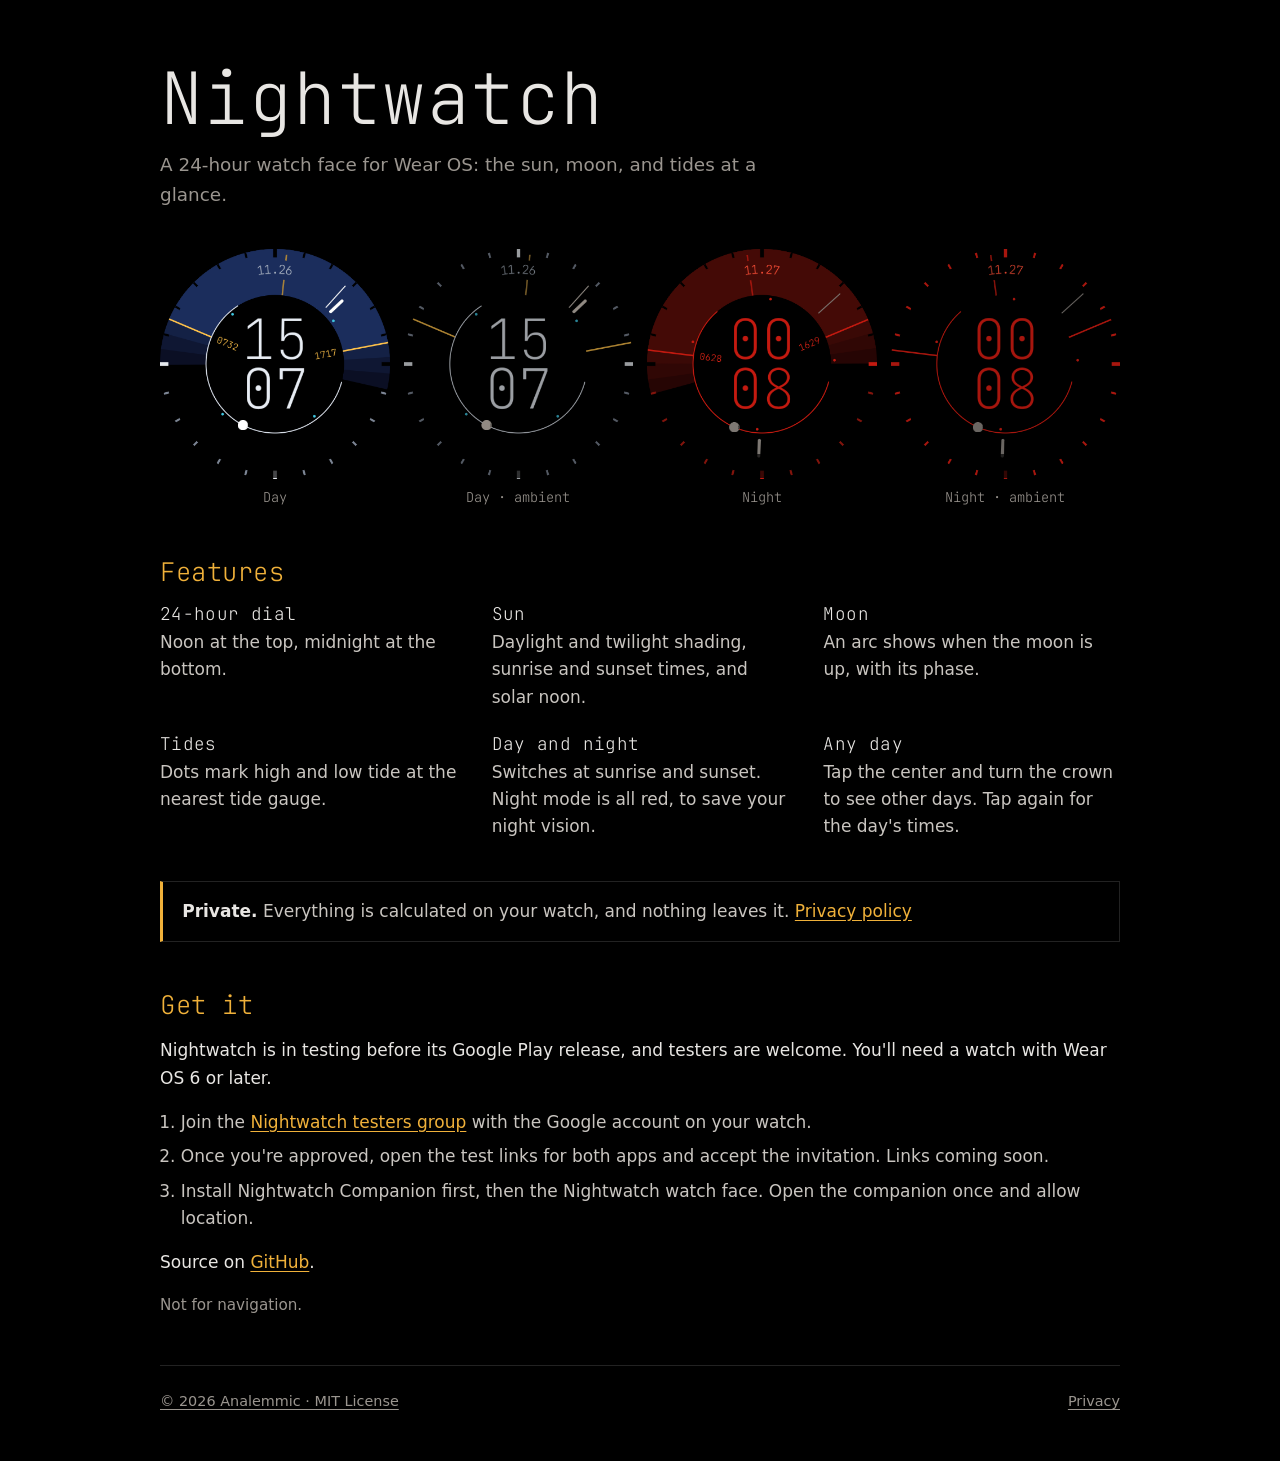
<file: docs/index.html>
<!doctype html>
<html lang="en">
<head>
<meta charset="utf-8">
<meta name="viewport" content="width=device-width, initial-scale=1, viewport-fit=cover">
<title>Nightwatch</title>
<meta name="description" content="Nightwatch: a 24-hour sun, moon, and tide watch face for Wear OS.">
<meta name="theme-color" content="#000000">
<link rel="icon" href="favicon.ico" sizes="32x32">
<link rel="icon" href="favicon.svg" type="image/svg+xml">
<link rel="apple-touch-icon" href="apple-touch-icon.png">
<link rel="stylesheet" href="style.css">
</head>
<body>
<main>
  <h1>Nightwatch</h1>
  <p class="tagline">A 24-hour watch face for Wear OS: the sun, moon, and tides at a glance.</p>

  <ul class="shots">
    <li><figure><img src="img/day-full.png" alt="Nightwatch by day" width="408" height="408"><figcaption>Day</figcaption></figure></li>
    <li><figure><img src="img/day-ambient.png" alt="Nightwatch by day, ambient mode" width="408" height="408"><figcaption>Day · ambient</figcaption></figure></li>
    <li><figure><img src="img/night-full.png" alt="Nightwatch at night" width="408" height="408"><figcaption>Night</figcaption></figure></li>
    <li><figure><img src="img/night-ambient.png" alt="Nightwatch at night, ambient mode" width="408" height="408"><figcaption>Night · ambient</figcaption></figure></li>
  </ul>

  <h2>Features</h2>
  <div class="features">
    <div><h3>24-hour dial</h3><p>Noon at the top, midnight at the bottom.</p></div>
    <div><h3>Sun</h3><p>Daylight and twilight shading, sunrise and sunset times, and solar noon.</p></div>
    <div><h3>Moon</h3><p>An arc shows when the moon is up, with its phase.</p></div>
    <div><h3>Tides</h3><p>Dots mark high and low tide at the nearest tide gauge.</p></div>
    <div><h3>Day and night</h3><p>Switches at sunrise and sunset. Night mode is all red, to save your night vision.</p></div>
    <div><h3>Any day</h3><p>Tap the center and turn the crown to see other days. Tap again for the day's times.</p></div>
  </div>

  <p class="note"><strong>Private.</strong> Everything is calculated on your watch, and nothing leaves it.
    <a href="privacy.html">Privacy policy</a></p>

  <h2>Get it</h2>
  <p>Nightwatch is in testing before its Google Play release, and testers are welcome. You'll need a watch with
    Wear OS 6 or later.</p>
  <ol class="steps">
    <li>Join the <a href="https://groups.google.com/g/nightwatch-dev-testers">Nightwatch testers group</a>
      with the Google account on your watch.</li>
    <li>Once you're approved, open the test links for both apps and accept the invitation. Links coming soon.</li>
    <li>Install Nightwatch Companion first, then the Nightwatch watch face. Open the companion once and allow
      location.</li>
  </ol>
  <p>Source on <a href="https://github.com/analemmic/nightwatch">GitHub</a>.</p>
  <p class="caution">Not for navigation.</p>
</main>
<footer>
  <a href="license.html">© 2026 Analemmic · MIT License</a>
  <a href="privacy.html">Privacy</a>
</footer>
</body>
</html>
</file>
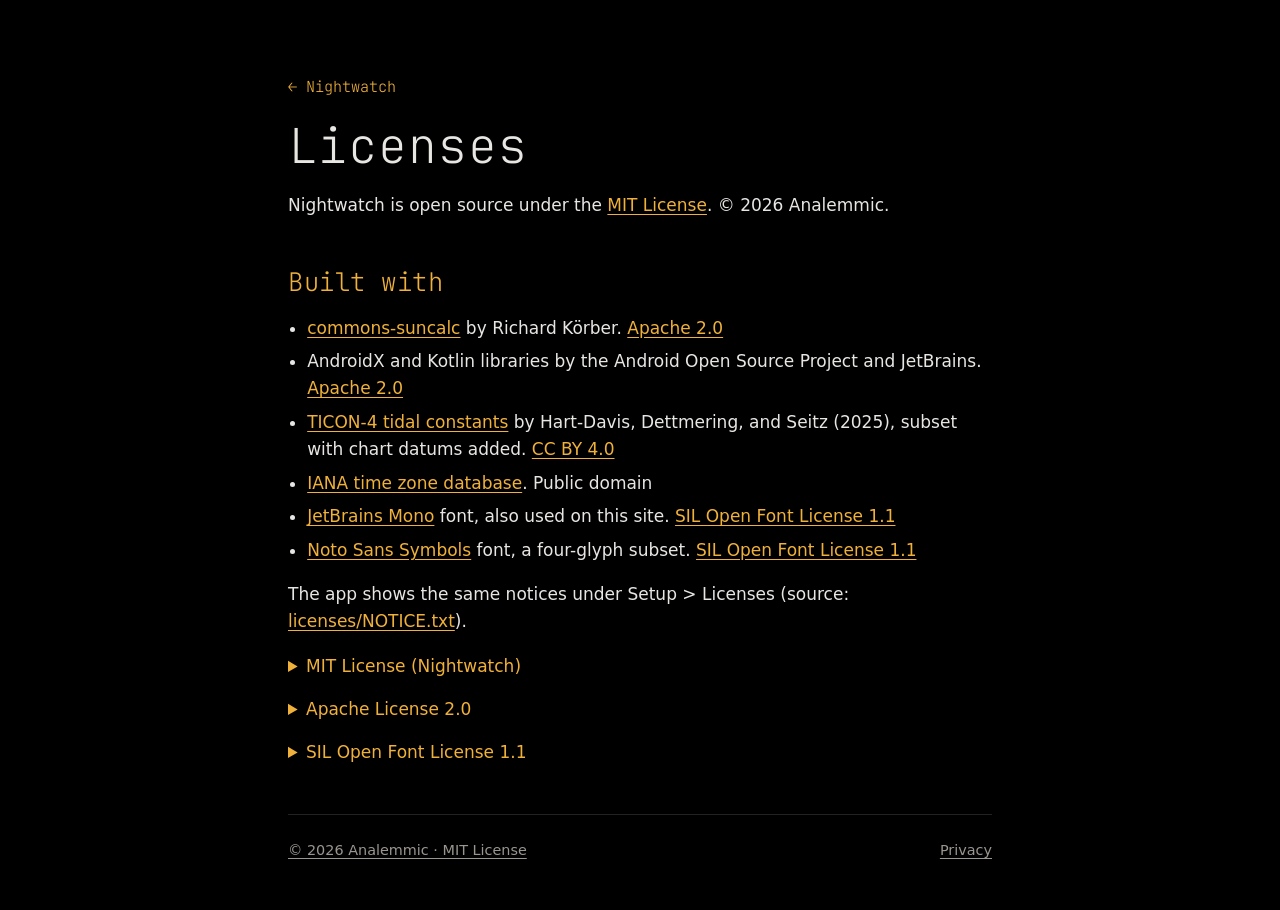
<file: docs/license.html>
<!doctype html>
<html lang="en">
<head>
<meta charset="utf-8">
<meta name="viewport" content="width=device-width, initial-scale=1, viewport-fit=cover">
<title>Nightwatch licenses</title>
<meta name="theme-color" content="#000000">
<link rel="icon" href="favicon.ico" sizes="32x32">
<link rel="icon" href="favicon.svg" type="image/svg+xml">
<link rel="apple-touch-icon" href="apple-touch-icon.png">
<link rel="stylesheet" href="style.css">
</head>
<body>
<main class="doc">
<p><a class="back" href="./">← Nightwatch</a></p>
<h1>Licenses</h1>
<p>Nightwatch is open source under the <a href="#mit">MIT License</a>. © 2026 Analemmic.</p>
<h2>Built with</h2>
<ul class="credits">
  <li><a href="https://shredzone.org/maven/commons-suncalc/">commons-suncalc</a> by Richard Körber.
    <a href="#apache">Apache 2.0</a></li>
  <li>AndroidX and Kotlin libraries by the Android Open Source Project and JetBrains.
    <a href="#apache">Apache 2.0</a></li>
  <li><a href="https://doi.org/10.17882/109129">TICON-4 tidal constants</a> by Hart-Davis, Dettmering, and Seitz
    (2025), subset with chart datums added. <a href="https://creativecommons.org/licenses/by/4.0/">CC BY 4.0</a></li>
  <li><a href="https://www.iana.org/time-zones">IANA time zone database</a>. Public domain</li>
  <li><a href="https://github.com/JetBrains/JetBrainsMono">JetBrains Mono</a> font, also used on this site.
    <a href="#ofl">SIL Open Font License 1.1</a></li>
  <li><a href="https://github.com/notofonts/symbols">Noto Sans Symbols</a> font, a four-glyph subset.
    <a href="#ofl">SIL Open Font License 1.1</a></li>
</ul>
<p>The app shows the same notices under Setup &gt; Licenses
(source: <a href="https://github.com/analemmic/nightwatch/blob/main/licenses/NOTICE.txt">licenses/NOTICE.txt</a>).</p>
<details id="mit"><summary>MIT License (Nightwatch)</summary><pre>MIT License

Copyright (c) 2026 Analemmic

Permission is hereby granted, free of charge, to any person obtaining a copy
of this software and associated documentation files (the &quot;Software&quot;), to deal
in the Software without restriction, including without limitation the rights
to use, copy, modify, merge, publish, distribute, sublicense, and/or sell
copies of the Software, and to permit persons to whom the Software is
furnished to do so, subject to the following conditions:

The above copyright notice and this permission notice shall be included in all
copies or substantial portions of the Software.

THE SOFTWARE IS PROVIDED &quot;AS IS&quot;, WITHOUT WARRANTY OF ANY KIND, EXPRESS OR
IMPLIED, INCLUDING BUT NOT LIMITED TO THE WARRANTIES OF MERCHANTABILITY,
FITNESS FOR A PARTICULAR PURPOSE AND NONINFRINGEMENT. IN NO EVENT SHALL THE
AUTHORS OR COPYRIGHT HOLDERS BE LIABLE FOR ANY CLAIM, DAMAGES OR OTHER
LIABILITY, WHETHER IN AN ACTION OF CONTRACT, TORT OR OTHERWISE, ARISING FROM,
OUT OF OR IN CONNECTION WITH THE SOFTWARE OR THE USE OR OTHER DEALINGS IN THE
SOFTWARE.</pre></details>
<details id="apache"><summary>Apache License 2.0</summary><pre>                                 Apache License
                           Version 2.0, January 2004
                        http://www.apache.org/licenses/

   TERMS AND CONDITIONS FOR USE, REPRODUCTION, AND DISTRIBUTION

   1. Definitions.

      &quot;License&quot; shall mean the terms and conditions for use, reproduction,
      and distribution as defined by Sections 1 through 9 of this document.

      &quot;Licensor&quot; shall mean the copyright owner or entity authorized by
      the copyright owner that is granting the License.

      &quot;Legal Entity&quot; shall mean the union of the acting entity and all
      other entities that control, are controlled by, or are under common
      control with that entity. For the purposes of this definition,
      &quot;control&quot; means (i) the power, direct or indirect, to cause the
      direction or management of such entity, whether by contract or
      otherwise, or (ii) ownership of fifty percent (50%) or more of the
      outstanding shares, or (iii) beneficial ownership of such entity.

      &quot;You&quot; (or &quot;Your&quot;) shall mean an individual or Legal Entity
      exercising permissions granted by this License.

      &quot;Source&quot; form shall mean the preferred form for making modifications,
      including but not limited to software source code, documentation
      source, and configuration files.

      &quot;Object&quot; form shall mean any form resulting from mechanical
      transformation or translation of a Source form, including but
      not limited to compiled object code, generated documentation,
      and conversions to other media types.

      &quot;Work&quot; shall mean the work of authorship, whether in Source or
      Object form, made available under the License, as indicated by a
      copyright notice that is included in or attached to the work
      (an example is provided in the Appendix below).

      &quot;Derivative Works&quot; shall mean any work, whether in Source or Object
      form, that is based on (or derived from) the Work and for which the
      editorial revisions, annotations, elaborations, or other modifications
      represent, as a whole, an original work of authorship. For the purposes
      of this License, Derivative Works shall not include works that remain
      separable from, or merely link (or bind by name) to the interfaces of,
      the Work and Derivative Works thereof.

      &quot;Contribution&quot; shall mean any work of authorship, including
      the original version of the Work and any modifications or additions
      to that Work or Derivative Works thereof, that is intentionally
      submitted to Licensor for inclusion in the Work by the copyright owner
      or by an individual or Legal Entity authorized to submit on behalf of
      the copyright owner. For the purposes of this definition, &quot;submitted&quot;
      means any form of electronic, verbal, or written communication sent
      to the Licensor or its representatives, including but not limited to
      communication on electronic mailing lists, source code control systems,
      and issue tracking systems that are managed by, or on behalf of, the
      Licensor for the purpose of discussing and improving the Work, but
      excluding communication that is conspicuously marked or otherwise
      designated in writing by the copyright owner as &quot;Not a Contribution.&quot;

      &quot;Contributor&quot; shall mean Licensor and any individual or Legal Entity
      on behalf of whom a Contribution has been received by Licensor and
      subsequently incorporated within the Work.

   2. Grant of Copyright License. Subject to the terms and conditions of
      this License, each Contributor hereby grants to You a perpetual,
      worldwide, non-exclusive, no-charge, royalty-free, irrevocable
      copyright license to reproduce, prepare Derivative Works of,
      publicly display, publicly perform, sublicense, and distribute the
      Work and such Derivative Works in Source or Object form.

   3. Grant of Patent License. Subject to the terms and conditions of
      this License, each Contributor hereby grants to You a perpetual,
      worldwide, non-exclusive, no-charge, royalty-free, irrevocable
      (except as stated in this section) patent license to make, have made,
      use, offer to sell, sell, import, and otherwise transfer the Work,
      where such license applies only to those patent claims licensable
      by such Contributor that are necessarily infringed by their
      Contribution(s) alone or by combination of their Contribution(s)
      with the Work to which such Contribution(s) was submitted. If You
      institute patent litigation against any entity (including a
      cross-claim or counterclaim in a lawsuit) alleging that the Work
      or a Contribution incorporated within the Work constitutes direct
      or contributory patent infringement, then any patent licenses
      granted to You under this License for that Work shall terminate
      as of the date such litigation is filed.

   4. Redistribution. You may reproduce and distribute copies of the
      Work or Derivative Works thereof in any medium, with or without
      modifications, and in Source or Object form, provided that You
      meet the following conditions:

      (a) You must give any other recipients of the Work or
          Derivative Works a copy of this License; and

      (b) You must cause any modified files to carry prominent notices
          stating that You changed the files; and

      (c) You must retain, in the Source form of any Derivative Works
          that You distribute, all copyright, patent, trademark, and
          attribution notices from the Source form of the Work,
          excluding those notices that do not pertain to any part of
          the Derivative Works; and

      (d) If the Work includes a &quot;NOTICE&quot; text file as part of its
          distribution, then any Derivative Works that You distribute must
          include a readable copy of the attribution notices contained
          within such NOTICE file, excluding those notices that do not
          pertain to any part of the Derivative Works, in at least one
          of the following places: within a NOTICE text file distributed
          as part of the Derivative Works; within the Source form or
          documentation, if provided along with the Derivative Works; or,
          within a display generated by the Derivative Works, if and
          wherever such third-party notices normally appear. The contents
          of the NOTICE file are for informational purposes only and
          do not modify the License. You may add Your own attribution
          notices within Derivative Works that You distribute, alongside
          or as an addendum to the NOTICE text from the Work, provided
          that such additional attribution notices cannot be construed
          as modifying the License.

      You may add Your own copyright statement to Your modifications and
      may provide additional or different license terms and conditions
      for use, reproduction, or distribution of Your modifications, or
      for any such Derivative Works as a whole, provided Your use,
      reproduction, and distribution of the Work otherwise complies with
      the conditions stated in this License.

   5. Submission of Contributions. Unless You explicitly state otherwise,
      any Contribution intentionally submitted for inclusion in the Work
      by You to the Licensor shall be under the terms and conditions of
      this License, without any additional terms or conditions.
      Notwithstanding the above, nothing herein shall supersede or modify
      the terms of any separate license agreement you may have executed
      with Licensor regarding such Contributions.

   6. Trademarks. This License does not grant permission to use the trade
      names, trademarks, service marks, or product names of the Licensor,
      except as required for reasonable and customary use in describing the
      origin of the Work and reproducing the content of the NOTICE file.

   7. Disclaimer of Warranty. Unless required by applicable law or
      agreed to in writing, Licensor provides the Work (and each
      Contributor provides its Contributions) on an &quot;AS IS&quot; BASIS,
      WITHOUT WARRANTIES OR CONDITIONS OF ANY KIND, either express or
      implied, including, without limitation, any warranties or conditions
      of TITLE, NON-INFRINGEMENT, MERCHANTABILITY, or FITNESS FOR A
      PARTICULAR PURPOSE. You are solely responsible for determining the
      appropriateness of using or redistributing the Work and assume any
      risks associated with Your exercise of permissions under this License.

   8. Limitation of Liability. In no event and under no legal theory,
      whether in tort (including negligence), contract, or otherwise,
      unless required by applicable law (such as deliberate and grossly
      negligent acts) or agreed to in writing, shall any Contributor be
      liable to You for damages, including any direct, indirect, special,
      incidental, or consequential damages of any character arising as a
      result of this License or out of the use or inability to use the
      Work (including but not limited to damages for loss of goodwill,
      work stoppage, computer failure or malfunction, or any and all
      other commercial damages or losses), even if such Contributor
      has been advised of the possibility of such damages.

   9. Accepting Warranty or Additional Liability. While redistributing
      the Work or Derivative Works thereof, You may choose to offer,
      and charge a fee for, acceptance of support, warranty, indemnity,
      or other liability obligations and/or rights consistent with this
      License. However, in accepting such obligations, You may act only
      on Your own behalf and on Your sole responsibility, not on behalf
      of any other Contributor, and only if You agree to indemnify,
      defend, and hold each Contributor harmless for any liability
      incurred by, or claims asserted against, such Contributor by reason
      of your accepting any such warranty or additional liability.

   END OF TERMS AND CONDITIONS</pre></details>
<details id="ofl"><summary>SIL Open Font License 1.1</summary><pre>Copyright 2020 The JetBrains Mono Project Authors (https://github.com/JetBrains/JetBrainsMono)

This Font Software is licensed under the SIL Open Font License, Version 1.1.
This license is copied below, and is also available with a FAQ at:
https://scripts.sil.org/OFL


-----------------------------------------------------------
SIL OPEN FONT LICENSE Version 1.1 - 26 February 2007
-----------------------------------------------------------

PREAMBLE
The goals of the Open Font License (OFL) are to stimulate worldwide
development of collaborative font projects, to support the font creation
efforts of academic and linguistic communities, and to provide a free and
open framework in which fonts may be shared and improved in partnership
with others.

The OFL allows the licensed fonts to be used, studied, modified and
redistributed freely as long as they are not sold by themselves. The
fonts, including any derivative works, can be bundled, embedded, 
redistributed and/or sold with any software provided that any reserved
names are not used by derivative works. The fonts and derivatives,
however, cannot be released under any other type of license. The
requirement for fonts to remain under this license does not apply
to any document created using the fonts or their derivatives.

DEFINITIONS
&quot;Font Software&quot; refers to the set of files released by the Copyright
Holder(s) under this license and clearly marked as such. This may
include source files, build scripts and documentation.

&quot;Reserved Font Name&quot; refers to any names specified as such after the
copyright statement(s).

&quot;Original Version&quot; refers to the collection of Font Software components as
distributed by the Copyright Holder(s).

&quot;Modified Version&quot; refers to any derivative made by adding to, deleting,
or substituting -- in part or in whole -- any of the components of the
Original Version, by changing formats or by porting the Font Software to a
new environment.

&quot;Author&quot; refers to any designer, engineer, programmer, technical
writer or other person who contributed to the Font Software.

PERMISSION &amp; CONDITIONS
Permission is hereby granted, free of charge, to any person obtaining
a copy of the Font Software, to use, study, copy, merge, embed, modify,
redistribute, and sell modified and unmodified copies of the Font
Software, subject to the following conditions:

1) Neither the Font Software nor any of its individual components,
in Original or Modified Versions, may be sold by itself.

2) Original or Modified Versions of the Font Software may be bundled,
redistributed and/or sold with any software, provided that each copy
contains the above copyright notice and this license. These can be
included either as stand-alone text files, human-readable headers or
in the appropriate machine-readable metadata fields within text or
binary files as long as those fields can be easily viewed by the user.

3) No Modified Version of the Font Software may use the Reserved Font
Name(s) unless explicit written permission is granted by the corresponding
Copyright Holder. This restriction only applies to the primary font name as
presented to the users.

4) The name(s) of the Copyright Holder(s) or the Author(s) of the Font
Software shall not be used to promote, endorse or advertise any
Modified Version, except to acknowledge the contribution(s) of the
Copyright Holder(s) and the Author(s) or with their explicit written
permission.

5) The Font Software, modified or unmodified, in part or in whole,
must be distributed entirely under this license, and must not be
distributed under any other license. The requirement for fonts to
remain under this license does not apply to any document created
using the Font Software.

TERMINATION
This license becomes null and void if any of the above conditions are
not met.

DISCLAIMER
THE FONT SOFTWARE IS PROVIDED &quot;AS IS&quot;, WITHOUT WARRANTY OF ANY KIND,
EXPRESS OR IMPLIED, INCLUDING BUT NOT LIMITED TO ANY WARRANTIES OF
MERCHANTABILITY, FITNESS FOR A PARTICULAR PURPOSE AND NONINFRINGEMENT
OF COPYRIGHT, PATENT, TRADEMARK, OR OTHER RIGHT. IN NO EVENT SHALL THE
COPYRIGHT HOLDER BE LIABLE FOR ANY CLAIM, DAMAGES OR OTHER LIABILITY,
INCLUDING ANY GENERAL, SPECIAL, INDIRECT, INCIDENTAL, OR CONSEQUENTIAL
DAMAGES, WHETHER IN AN ACTION OF CONTRACT, TORT OR OTHERWISE, ARISING
FROM, OUT OF THE USE OR INABILITY TO USE THE FONT SOFTWARE OR FROM
OTHER DEALINGS IN THE FONT SOFTWARE.</pre></details>
<script>
  // Open a license when a link jumps to it.
  function openHash() { const d = document.getElementById(location.hash.slice(1)); if (d && d.tagName === "DETAILS") d.open = true; }
  addEventListener("hashchange", openHash); openHash();
</script>
</main>
<footer class="doc">
  <a href="license.html">© 2026 Analemmic · MIT License</a>
  <a href="privacy.html">Privacy</a>
</footer>
</body>
</html>
</file>
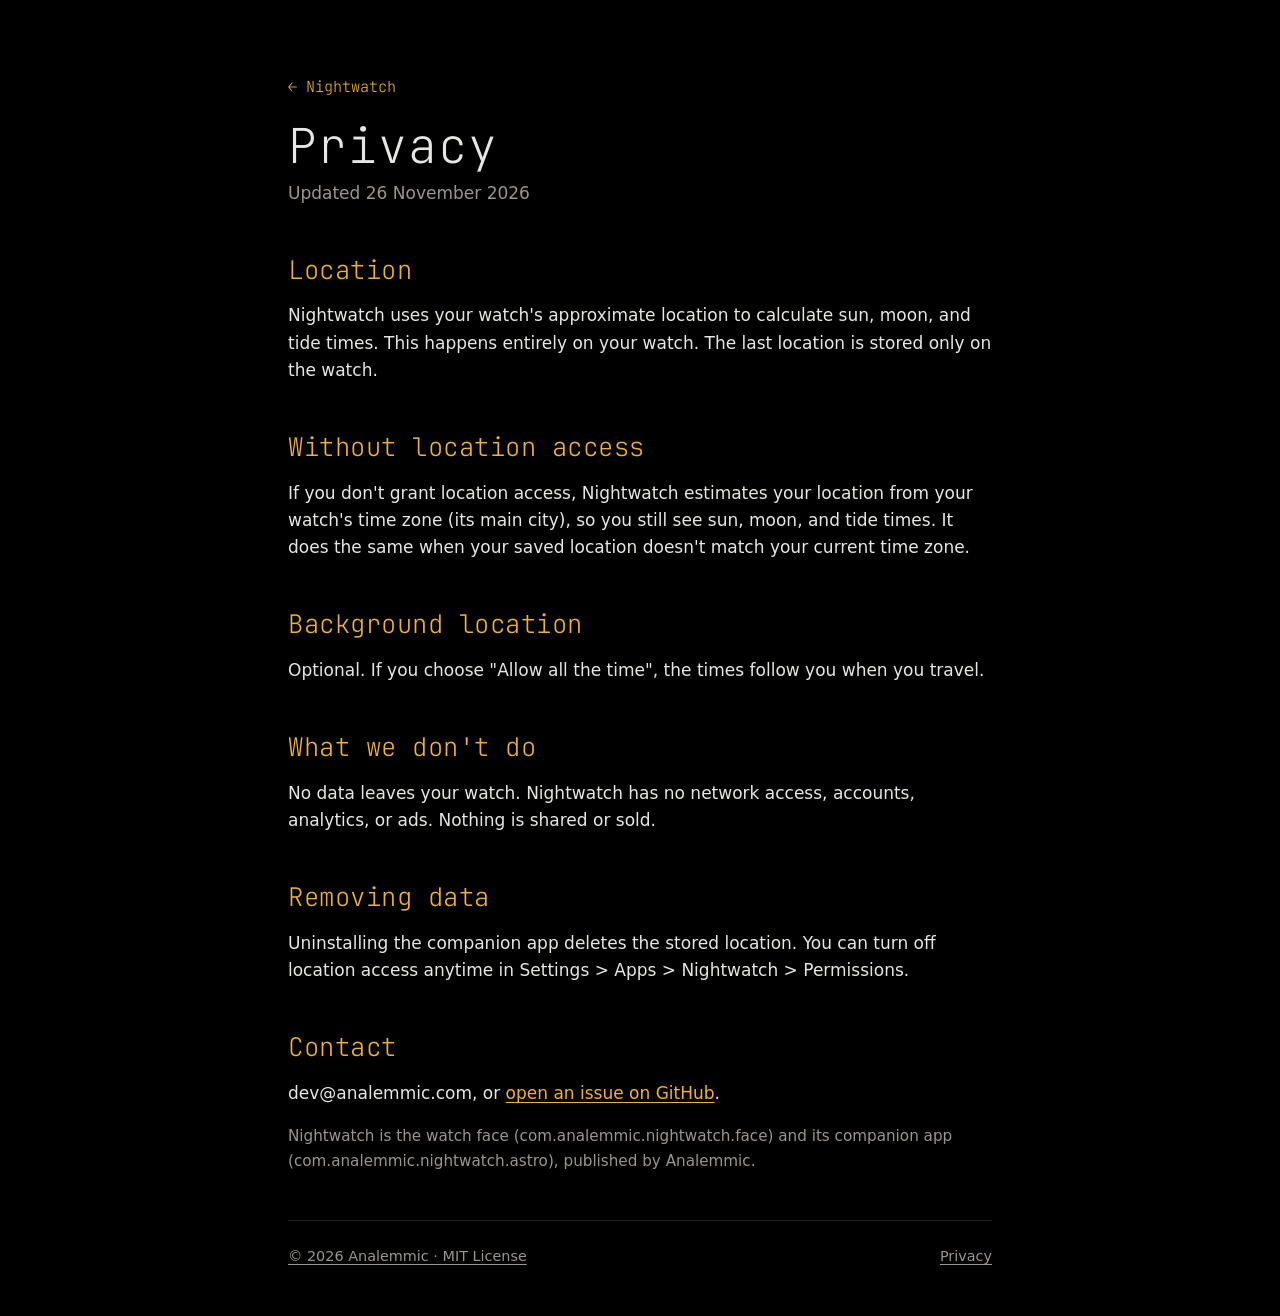
<file: docs/privacy.html>
<!doctype html>
<html lang="en">
<head>
<meta charset="utf-8">
<meta name="viewport" content="width=device-width, initial-scale=1, viewport-fit=cover">
<title>Nightwatch privacy policy</title>
<meta name="theme-color" content="#000000">
<link rel="icon" href="favicon.ico" sizes="32x32">
<link rel="icon" href="favicon.svg" type="image/svg+xml">
<link rel="apple-touch-icon" href="apple-touch-icon.png">
<link rel="stylesheet" href="style.css">
</head>
<body>
<main class="doc">
<p><a class="back" href="./">← Nightwatch</a></p>
<h1>Privacy</h1>
<p class="updated">Updated 26 November 2026</p>
<h2>Location</h2>
<p>Nightwatch uses your watch's approximate location to calculate sun, moon, and tide times. This happens entirely on
your watch. The last location is stored only on the watch.</p>
<h2>Without location access</h2>
<p>If you don't grant location access, Nightwatch estimates your location from your watch's time zone (its main
city), so you still see sun, moon, and tide times. It does the same when your saved location doesn't match your
current time zone.</p>
<h2>Background location</h2>
<p>Optional. If you choose "Allow all the time", the times follow you when you travel.</p>
<h2>What we don't do</h2>
<p>No data leaves your watch. Nightwatch has no network access, accounts, analytics, or ads. Nothing is shared or
sold.</p>
<h2>Removing data</h2>
<p>Uninstalling the companion app deletes the stored location. You can turn off location access anytime in
Settings &gt; Apps &gt; Nightwatch &gt; Permissions.</p>
<h2>Contact</h2>
<p>dev@analemmic.com, or <a href="https://github.com/analemmic/nightwatch/issues">open an issue on GitHub</a>.</p>
<p class="caution">Nightwatch is the watch face (com.analemmic.nightwatch.face) and its companion app
(com.analemmic.nightwatch.astro), published by Analemmic.</p>
</main>
<footer class="doc">
  <a href="license.html">© 2026 Analemmic · MIT License</a>
  <a href="privacy.html">Privacy</a>
</footer>
</body>
</html>
</file>
<file: docs/style.css>
@font-face {
  font-family: "JetBrains Mono ExtraLight";
  src: url("fonts/jetbrains_mono_extralight.ttf") format("truetype");
  font-display: swap;
}
:root {
  color-scheme: dark;
  --bg: #000;
  --ink: #e8e6e3;
  --muted: #9a958f;
  --amber: #f0b13a;
  --day: #2a4a9a;
  --red: #ff5038;
  --rule: #222;
  --mono: "JetBrains Mono ExtraLight", ui-monospace, SFMono-Regular, Menlo, monospace;
  --sans: system-ui, -apple-system, "Segoe UI", Roboto, sans-serif;
}
* { box-sizing: border-box; }
html { background: var(--bg); }
body {
  margin: 0;
  background: var(--bg);
  color: var(--ink);
  font: 17px/1.6 var(--sans);
  padding-inline: 20px;
}
main, footer { max-width: 60rem; margin-inline: auto; }
main { padding-block: 3.5rem 2rem; }
a { color: var(--amber); text-underline-offset: 3px; }
a:hover { color: #ffd27a; }
h1, h2, h3 { font-family: var(--mono); font-weight: 200; letter-spacing: 0.02em; line-height: 1.2; }
h1 { font-size: clamp(2.6rem, 8vw, 4.5rem); margin: 0; }
h2 { font-size: 1.6rem; margin: 3rem 0 1rem; color: var(--amber); }
h3 { font-size: 1.1rem; margin: 0 0 0.3rem; color: var(--ink); }
.tagline { color: var(--muted); font-size: 1.15rem; margin: 0.5rem 0 2.5rem; max-width: 38rem; }

.shots { display: grid; grid-template-columns: repeat(4, minmax(0, 1fr)); gap: 14px; margin: 0; padding: 0; list-style: none; align-items: start; }
.shots figure { margin: 0; }
.shots img { display: block; width: 100%; height: auto; aspect-ratio: 1 / 1; object-fit: contain; border-radius: 6px; background: #000; }
.shots figcaption { font-family: var(--mono); font-size: 0.85rem; color: var(--muted); text-align: center; margin-top: 0.5rem; }
@media (max-width: 640px) { .shots { grid-template-columns: repeat(2, minmax(0, 1fr)); } }

.features { display: grid; grid-template-columns: repeat(auto-fit, minmax(14rem, 1fr)); gap: 1.4rem 2.2rem; }
.features p { margin: 0; color: #c9c5c0; }

.note {
  border: 1px solid var(--rule); border-left: 3px solid var(--amber);
  padding: 1rem 1.2rem; margin: 2.5rem 0 0; color: #c9c5c0;
}
.note strong { color: var(--ink); font-weight: 600; }
.caution { color: var(--muted); font-size: 0.95rem; }

footer {
  border-top: 1px solid var(--rule); padding-block: 1.5rem 3rem;
  color: var(--muted); font-size: 0.9rem; display: flex; flex-wrap: wrap; gap: 0.5rem 1.5rem; justify-content: space-between;
}
footer a { color: var(--muted); }

.doc { max-width: 44rem; }
.doc h1 { font-size: clamp(2rem, 6vw, 3rem); margin-bottom: 0.3rem; }
.doc .updated { color: var(--muted); margin-top: 0; }
.back { font-family: var(--mono); font-size: 0.95rem; text-decoration: none; }
pre {
  white-space: pre; overflow-x: auto; font: 0.85rem/1.5 ui-monospace, SFMono-Regular, Menlo, monospace;
  color: #c9c5c0; background: #0b0b0b; border: 1px solid var(--rule); padding: 1rem; border-radius: 6px;
}
details { margin: 1rem 0; }
summary { cursor: pointer; color: var(--amber); }

.credits { padding-left: 1.2rem; }
.credits li { margin: 0.4rem 0; }

.steps { padding-left: 1.3rem; color: #c9c5c0; }
.steps li { margin: 0.45rem 0; }
</file>
